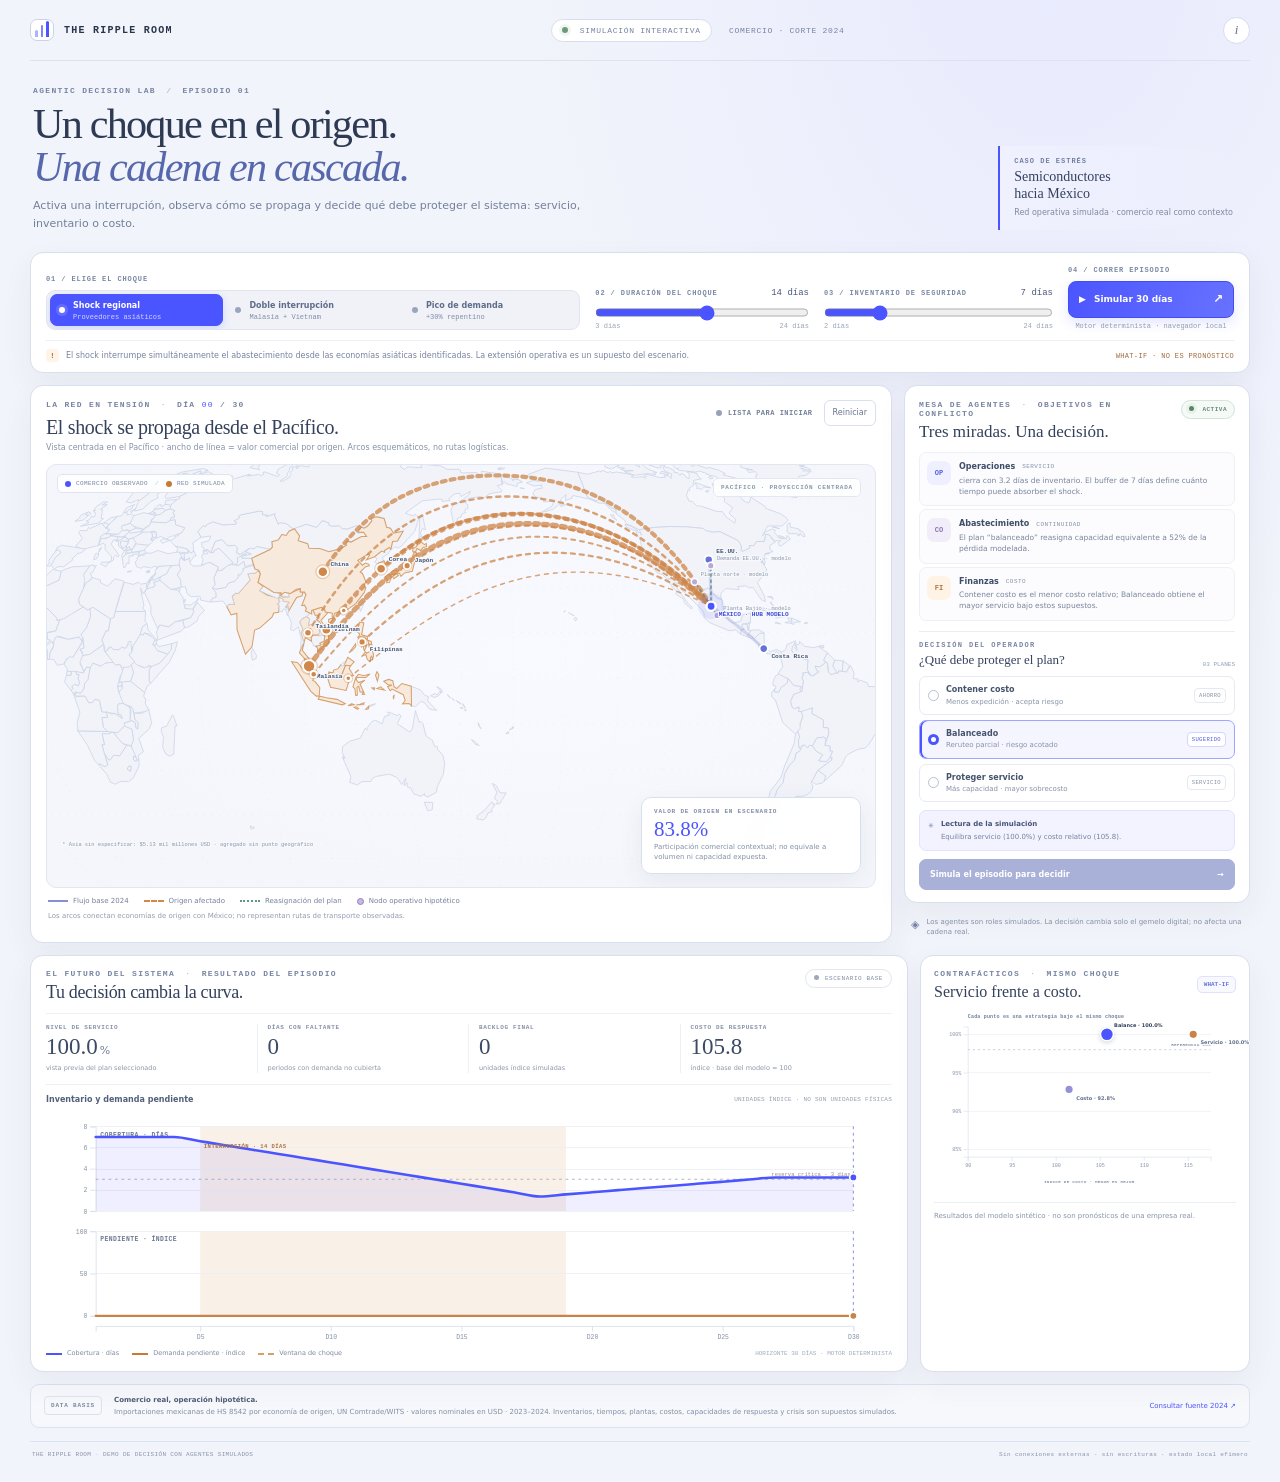
<file: source/index.html>
<!doctype html>
<html lang="es">
<head>
  <meta charset="utf-8"><meta name="viewport" content="width=device-width, initial-scale=1">
  <meta name="theme-color" content="#f2f4fb"><title>The Ripple Room · Crisis digital twin</title>
  <link rel="stylesheet" href="styles.css">
</head>
<body>
<div class="app-shell">
  <header class="topbar">
    <a class="brand" href="#top" aria-label="The Ripple Room inicio"><span class="brand-symbol"><i></i><i></i><i></i></span><span>THE RIPPLE ROOM</span></a>
    <div class="top-meta"><span class="demo-badge"><i></i> SIMULACIÓN INTERACTIVA</span><span class="cut">COMERCIO · CORTE 2024</span></div>
    <button class="icon-pill" id="about-button" title="Acerca del modelo" aria-label="Acerca del modelo">i</button>
  </header>
  <main id="top">
    <section class="intro-row">
      <div><p class="eyebrow">AGENTIC DECISION LAB <span> / </span> EPISODIO 01</p><h1>Un choque en el origen.<br><em>Una cadena en cascada.</em></h1><p class="intro-copy">Activa una interrupción, observa cómo se propaga y decide qué debe proteger el sistema: servicio, inventario o costo.</p></div>
      <div class="episode-stamp"><span class="stamp-label">CASO DE ESTRÉS</span><strong>Semiconductores<br>hacia México</strong><small>Red operativa simulada · comercio real como contexto</small></div>
    </section>

    <section class="crisis-toolbar panel" aria-label="Configuración de la crisis">
      <div class="toolbar-main">
        <div class="control-block scenario-control"><span class="control-label">01 / ELIGE EL CHOQUE</span>
          <div class="scenario-tabs" role="tablist" aria-label="Escenario de crisis">
            <button class="scenario-tab active" role="tab" aria-selected="true" data-scenario="asia"><span class="tab-pip"></span><span><b>Shock regional</b><small>Proveedores asiáticos</small></span></button>
            <button class="scenario-tab" role="tab" aria-selected="false" data-scenario="malaysia_vietnam"><span class="tab-pip"></span><span><b>Doble interrupción</b><small>Malasia + Vietnam</small></span></button>
            <button class="scenario-tab" role="tab" aria-selected="false" data-scenario="demand"><span class="tab-pip"></span><span><b>Pico de demanda</b><small>+30% repentino</small></span></button>
          </div>
        </div>
        <div class="control-block range-control"><label class="control-label" for="duration-slider">02 / DURACIÓN DEL CHOQUE <strong id="duration-label">14 días</strong></label><input id="duration-slider" type="range" min="3" max="24" value="14"><div class="range-ends"><span>3 días</span><span>24 días</span></div></div>
        <div class="control-block range-control inventory-control"><label class="control-label" for="stock-slider">03 / INVENTARIO DE SEGURIDAD <strong id="stock-label">7 días</strong></label><input id="stock-slider" type="range" min="2" max="24" value="7"><div class="range-ends"><span>2 días</span><span>24 días</span></div></div>
        <div class="run-control"><span class="control-label">04 / CORRER EPISODIO</span><button class="run-button" id="run-button"><span class="run-icon">▶</span><span id="run-label">Simular 30 días</span><span class="arrow">↗</span></button><small id="engine-state">Motor local · sin conexión externa</small></div>
      </div>
      <div class="scenario-caption"><span class="alert-mark">!</span><span id="scenario-caption">El shock interrumpe simultáneamente el abastecimiento desde las economías asiáticas identificadas. La extensión operativa es un supuesto del escenario.</span><span class="synthetic-label">WHAT-IF · NO ES PRONÓSTICO</span></div>
    </section>

    <section class="stage-grid">
      <article class="panel map-panel">
        <header class="panel-head map-head"><div><p class="eyebrow">LA RED EN TENSIÓN <span>·</span> DÍA <b id="day-readout">00</b> / 30</p><h2 id="map-title">El origen del shock y su propagación.</h2><p class="panel-sub">Vista centrada en el Pacífico · ancho de línea = valor comercial por origen. Arcos esquemáticos, no rutas logísticas.</p></div><div class="map-actions"><span class="map-status"><i id="status-dot"></i><span id="status-label">LISTA PARA INICIAR</span></span><button class="reset-button" id="reset-button">Reiniciar</button></div></header>
        <div class="map-frame"><svg id="world-map" viewBox="0 0 1080 470" role="img" aria-label="Mapa centrado en el Pacífico con economías de origen comercial y nodos empresariales hipotéticos"></svg><div id="map-tooltip" class="map-tooltip" hidden></div><div class="map-overlay-tag"><span class="legend-dot real"></span>COMERCIO OBSERVADO <span class="legend-sep">/</span><span class="legend-dot synthetic"></span>RED SIMULADA</div><div class="map-insight" aria-live="polite"><span id="map-insight-title">VALOR DE ORIGEN EN ESCENARIO</span><strong id="map-insight-value">—</strong><small id="map-insight-note">Valor comercial contextual; no mide volumen ni capacidad.</small></div><div class="map-scale">PACÍFICO · PROYECCIÓN CENTRADA</div></div>
        <div class="map-footer"><div class="map-legend"><span><i class="legend-line base"></i> Flujo base 2024</span><span><i class="legend-line affected"></i> Origen afectado</span><span><i class="legend-line alternate"></i> Reasignación del plan</span><span><i class="legend-node"></i> Nodo operativo hipotético</span></div><div class="map-note">Los arcos conectan economías de origen con México; no representan rutas de transporte observadas.</div></div>
      </article>
      <aside class="decision-column">
        <article class="panel agents-panel"><header class="panel-head compact-head"><div><p class="eyebrow">MESA DE AGENTES <span>·</span> OBJETIVOS EN CONFLICTO</p><h2>Tres miradas. Una decisión.</h2></div><span class="agent-live"><i></i> ACTIVA</span></header>
          <div class="agent-list">
            <div class="agent-card ops"><span class="agent-avatar">OP</span><div><div class="agent-title"><b>Operaciones</b><span class="agent-focus">SERVICIO</span></div><p id="ops-message">Protege inventario crítico antes de que aparezca demanda no atendida.</p></div></div>
            <div class="agent-card procurement"><span class="agent-avatar">CO</span><div><div class="agent-title"><b>Abastecimiento</b><span class="agent-focus">CONTINUIDAD</span></div><p id="proc-message">Activa capacidad alterna y prepara una reasignación temporal de origen.</p></div></div>
            <div class="agent-card finance"><span class="agent-avatar">FI</span><div><div class="agent-title"><b>Finanzas</b><span class="agent-focus">COSTO</span></div><p id="finance-message">Compara el sobrecosto de respuesta con el costo operativo de perder servicio.</p></div></div>
          </div>
          <div class="decision-divider"></div>
          <div class="plan-heading"><div><p class="eyebrow">DECISIÓN DEL OPERADOR</p><h3>¿Qué debe proteger el plan?</h3></div><span class="plan-count">03 PLANES</span></div>
          <div class="plan-options" role="radiogroup" aria-label="Estrategia de respuesta">
            <button class="plan-option" role="radio" aria-checked="false" data-plan="lean"><span class="plan-radio"></span><span class="plan-text"><b>Contener costo</b><small>Menos expedición · acepta riesgo</small></span><span class="plan-pill">AHORRO</span></button>
            <button class="plan-option active" role="radio" aria-checked="true" data-plan="balanced"><span class="plan-radio"></span><span class="plan-text"><b>Balanceado</b><small>Reruteo parcial · riesgo acotado</small></span><span class="plan-pill recommended">SUGERIDO</span></button>
            <button class="plan-option" role="radio" aria-checked="false" data-plan="continuity"><span class="plan-radio"></span><span class="plan-text"><b>Proteger servicio</b><small>Más capacidad · mayor sobrecosto</small></span><span class="plan-pill">SERVICIO</span></button>
          </div>
          <div class="agent-verdict" id="agent-verdict"><span class="verdict-icon">✳</span><p><b>Lectura de la simulación</b><span>El plan balanceado absorbe parte del shock con inventario y capacidad alterna.</span></p></div>
          <button class="decision-button" id="decision-button" disabled><span>Aplicar este plan al episodio</span><span>→</span></button>
        </article>
        <div class="decision-footnote"><span class="shield">◈</span><span>Los agentes son roles simulados. La decisión cambia solo el gemelo digital; no afecta una cadena real.</span></div>
      </aside>
    </section>

    <section class="outcome-row" aria-label="Resultado de la simulación">
      <article class="panel outcome-panel"><header class="outcome-heading"><div><p class="eyebrow">EL FUTURO DEL SISTEMA <span>·</span> RESULTADO DEL EPISODIO</p><h2>Tu decisión cambia la curva.</h2></div><div class="outcome-badge"><i></i><span id="outcome-status">ESCENARIO BASE</span></div></header>
        <div class="metric-row">
          <div class="metric"><span>NIVEL DE SERVICIO</span><strong id="service-value">100<span>%</span></strong><small id="service-caption">demanda atendida en el horizonte</small></div>
          <div class="metric"><span>DÍAS CON FALTANTE</span><strong id="shortage-value">0</strong><small>periodos con demanda no cubierta</small></div>
          <div class="metric"><span>BACKLOG FINAL</span><strong id="backlog-value">0</strong><small>unidades índice simuladas</small></div>
          <div class="metric"><span>COSTO DE RESPUESTA</span><strong id="cost-value">100</strong><small>índice · base del modelo = 100</small></div>
        </div>
        <div class="chart-layout"><div class="chart-title"><b>Inventario y demanda pendiente</b><span>UNIDADES ÍNDICE · NO SON UNIDADES FÍSICAS</span></div><svg id="timeline-chart" viewBox="0 0 920 264" role="img" aria-label="Dos series alineadas: cobertura de inventario y demanda pendiente durante 30 días"></svg><div class="chart-legend"><span><i class="stock-line"></i>Cobertura · días</span><span><i class="backlog-line"></i>Demanda pendiente · índice</span><span><i class="shock-band"></i>Ventana de choque</span><span class="horizon-label">HORIZONTE 30 DÍAS · MOTOR DETERMINISTA</span></div></div>
      </article>
      <article class="panel comparison-panel"><header class="panel-head compact-head"><div><p class="eyebrow">CONTRAFÁCTICOS <span>·</span> MISMO CHOQUE</p><h2>Servicio frente a costo.</h2></div><span class="model-tag">WHAT-IF</span></header><svg id="compare-chart" class="compare-chart" viewBox="0 0 420 250" role="img" aria-label="Trade-off de los tres planes: nivel de servicio frente a costo de respuesta"></svg><div class="compare-note">Resultados del modelo sintético · no son pronósticos de una empresa real.</div></article>
    </section>
    <section class="source-strip"><div class="source-mark">DATA BASIS</div><div class="source-copy"><b>Comercio real, operación hipotética.</b><span>Importaciones mexicanas de HS 8542 por economía de origen, UN Comtrade/WITS · valores nominales en USD · 2023–2024. Inventarios, tiempos, plantas, costos, capacidades de respuesta y crisis son supuestos simulados.</span></div><a href="https://wits.worldbank.org/trade/comtrade/en/country/MEX/year/2024/tradeflow/Imports/partner/ALL/product/8542" target="_blank" rel="noreferrer">Consultar fuente 2024 ↗</a></section>
    <footer><span>THE RIPPLE ROOM <i>·</i> DEMO DE DECISIÓN CON AGENTES SIMULADOS</span><span>Sin conexiones externas · sin escrituras · estado local efímero</span></footer>
  </main>
</div>
<div class="modal-backdrop" id="about-modal" hidden><section class="about-modal" role="dialog" aria-modal="true" aria-labelledby="about-title"><button class="modal-close" id="modal-close" aria-label="Cerrar">×</button><p class="eyebrow">NOTA DE MÉTODO</p><h2 id="about-title">Qué es real y qué es una simulación.</h2><p>Los flujos comerciales por economía de origen provienen de UN Comtrade y se presentan mediante WITS. Son valores agregados, no cantidades físicas ni proveedores de una compañía. La red interna, sus inventarios y capacidad, los agentes y el choque son elementos sintéticos del gemelo digital.</p><p>El motor es determinista: los mismos parámetros producen el mismo resultado. Los “agentes” representan objetivos de Operaciones, Abastecimiento y Finanzas; sus mensajes se generan con reglas del prototipo y no con un LLM conectado.</p><button class="modal-okay" id="modal-okay">Entendido</button></section></div>
<div id="toast" class="toast" role="status" aria-live="polite"></div>
<script src="vendor/d3.min.js"></script><script src="app.js"></script>
</body></html>
</file>
<file: source/styles.css>
:root{--bg:#f2f4fb;--paper:#fff;--paper-soft:#f8f9fd;--ink:#28344a;--ink-2:#40506b;--muted:#71809a;--faint:#95a1b6;--line:#d8dfed;--line-2:#e8ebf3;--indigo:#4b55ff;--indigo-2:#6d76ff;--lav:#9586bd;--lav-soft:#efedfa;--orange:#c77935;--orange-2:#e5a55f;--green:#4b806a;--green-soft:#e8f1eb;--blue:#6b85cf;--shadow:0 12px 32px rgba(39,53,79,.055);--serif:Georgia,'Times New Roman',serif;--sans:Inter,ui-sans-serif,system-ui,sans-serif;--mono:ui-monospace,Consolas,'Courier New',monospace}
*{box-sizing:border-box}html{min-width:320px;background:var(--bg);color:var(--ink);font:13px/1.45 var(--sans)}body{margin:0;background:radial-gradient(ellipse at 82% -5%,#e8eafe 0,transparent 36%),var(--bg)}button,input{font:inherit}button{color:inherit}.app-shell{max-width:1720px;margin:auto;padding:0 30px 24px}.topbar{height:61px;display:flex;align-items:center;justify-content:space-between;border-bottom:1px solid #dce2ee}.brand{display:flex;align-items:center;gap:10px;text-decoration:none;color:var(--ink);font:700 10px var(--mono);letter-spacing:1.25px}.brand-symbol{position:relative;width:24px;height:22px;display:flex;align-items:end;gap:3px;padding:3px 4px;border:1px solid #cbd3e7;border-radius:7px;background:#fff;overflow:hidden}.brand-symbol i{display:block;width:4px;border-radius:4px 4px 1px 1px;background:var(--indigo)}.brand-symbol i:nth-child(1){height:7px;opacity:.45}.brand-symbol i:nth-child(2){height:12px;opacity:.72}.brand-symbol i:nth-child(3){height:16px}.top-meta{display:flex;align-items:center;gap:17px}.demo-badge,.cut{font:500 8px var(--mono);letter-spacing:.7px;color:#7583a0}.demo-badge{border:1px solid #d7deed;background:#fff;border-radius:99px;padding:6px 10px}.demo-badge i,.agent-live i,.outcome-badge i{width:6px;height:6px;border-radius:50%;background:#6c9b7a;display:inline-block;margin-right:6px;box-shadow:0 0 0 3px #6c9b7a18}.icon-pill{width:27px;height:27px;border:1px solid #d5dced;border-radius:50%;background:#fff;color:#64728e;font:italic 13px var(--serif);cursor:pointer}.intro-row{display:flex;align-items:end;justify-content:space-between;padding:25px 3px 19px;gap:20px}.eyebrow{margin:0 0 7px;font:600 8px var(--mono);letter-spacing:1.35px;color:#7785a2}.eyebrow span{color:#b1bbcc;margin:0 4px}.eyebrow b{color:var(--indigo);font-weight:500}.intro-row h1{font:500 clamp(32px,3.3vw,47px)/1.02 var(--serif);letter-spacing:-1.8px;margin:0;color:#2e3a53}.intro-row h1 em{font-weight:400;color:#5667ac}.intro-copy{font-size:11px;color:var(--muted);max-width:560px;line-height:1.65;margin:9px 0 0}.episode-stamp{min-width:220px;padding:11px 14px 12px;border-left:2px solid var(--indigo);background:linear-gradient(90deg,#f0f1ff,transparent);margin-bottom:3px}.stamp-label{font:600 7px var(--mono);letter-spacing:1px;color:#7380a0;display:block;margin-bottom:3px}.episode-stamp strong{font:500 14px/1.22 var(--serif);display:block;color:#34415d}.episode-stamp small{display:block;color:#7f8aa2;font-size:8px;margin-top:5px}.panel{background:var(--paper);border:1px solid var(--line);border-radius:13px;box-shadow:var(--shadow)}.crisis-toolbar{padding:13px 15px 10px;margin-bottom:12px}.toolbar-main{display:grid;grid-template-columns:minmax(420px,1.75fr) minmax(170px,.7fr) minmax(170px,.75fr) 166px;gap:15px;align-items:end}.control-label{display:flex;justify-content:space-between;align-items:center;font:600 7px var(--mono);letter-spacing:.9px;color:#7a88a3;margin-bottom:7px}.control-label strong{font:500 9px var(--mono);letter-spacing:0;color:#495878}.scenario-tabs{height:40px;display:flex;align-items:center;gap:3px;padding:3px;background:#f0f2f8;border:1px solid #e0e5f0;border-radius:9px;overflow-x:auto;scrollbar-width:none}.scenario-tabs::-webkit-scrollbar{display:none}.scenario-tab{height:32px;min-width:130px;flex:1;display:flex;align-items:center;gap:8px;padding:4px 8px;text-align:left;border:1px solid transparent;border-radius:7px;background:transparent;color:#5e6d89;cursor:pointer;transition:.18s;white-space:nowrap}.scenario-tab:hover{background:#e9ecf7}.scenario-tab.active{background:var(--indigo);border-color:var(--indigo);color:#fff;box-shadow:0 3px 9px #4b55ff2c}.scenario-tab b,.scenario-tab small{display:block}.scenario-tab b{font-size:8px;font-weight:700}.scenario-tab small{font:7px var(--mono);opacity:.76;margin-top:1px}.tab-pip{width:6px;height:6px;flex:0 0 6px;border-radius:50%;background:#9aa6bf}.scenario-tab.active .tab-pip{background:#fff;box-shadow:0 0 0 3px #ffffff24}.range-control input{display:block;width:100%;height:15px;margin:5px 0 2px;accent-color:var(--indigo);cursor:pointer}.range-ends{display:flex;justify-content:space-between;color:#9aa5b8;font:7px var(--mono)}.run-button{width:100%;height:37px;border:1px solid #414cf3;border-radius:8px;background:linear-gradient(110deg,#4b55ff,#6872ff);color:#fff;display:flex;align-items:center;gap:8px;padding:0 10px;font-size:9px;font-weight:700;cursor:pointer;box-shadow:0 5px 12px #4b55ff26;transition:.18s}.run-button:hover{transform:translateY(-1px);box-shadow:0 8px 16px #4b55ff30}.run-button:disabled{opacity:.72;cursor:progress;transform:none}.run-icon{font-size:9px}.run-button .arrow{margin-left:auto;font-size:12px}.run-control>small{display:block;margin-top:4px;color:#929db1;font:7px var(--mono);text-align:center}.scenario-caption{display:flex;align-items:center;gap:7px;border-top:1px solid #eceff5;margin-top:10px;padding-top:8px;color:#77849d;font-size:8px}.alert-mark{height:13px;width:13px;display:grid;place-items:center;border-radius:4px;background:#fff4e8;color:#b97439;font:700 8px var(--mono);flex:0 0 13px}.synthetic-label{margin-left:auto;color:#a06a3d;font:500 7px var(--mono);letter-spacing:.35px;white-space:nowrap}.stage-grid{display:grid;grid-template-columns:minmax(0,1fr) 346px;gap:12px;align-items:stretch}.map-panel{padding:14px 15px 10px;min-width:0}.panel-head{display:flex;align-items:start;justify-content:space-between;gap:12px}.map-head h2,.outcome-heading h2{font:500 20px/1.1 var(--serif);letter-spacing:-.35px;margin:0;color:#34415b}.panel-sub{font-size:8px;color:#8793a9;margin:4px 0 0}.map-actions{display:flex;align-items:center;gap:11px}.map-status{display:flex;align-items:center;gap:6px;color:#73809a;font:600 7px var(--mono);letter-spacing:.5px;white-space:nowrap}.map-status i{width:6px;height:6px;border-radius:50%;background:#97a2b6}.map-status.running i{background:var(--orange);box-shadow:0 0 0 4px #c7793517;animation:pulse 1s infinite}.map-status.complete i{background:#56856f;box-shadow:0 0 0 4px #56856f18}.reset-button{border:1px solid #d9dfec;background:#fff;border-radius:6px;padding:6px 8px;color:#66758f;font-size:8px;cursor:pointer}.reset-button:hover{border-color:#aeb9d1;background:#fafbff}.map-frame{height:424px;position:relative;margin-top:10px;border:1px solid #e1e6f0;border-radius:10px;overflow:hidden;background:radial-gradient(ellipse at 59% 45%,#f9faff,#f4f6fb 72%)}#world-map{width:100%;height:100%;display:block}.map-overlay-tag{position:absolute;top:9px;left:10px;display:flex;align-items:center;gap:5px;padding:5px 7px;border:1px solid #dfe4ef;border-radius:5px;background:#ffffffd9;backdrop-filter:blur(6px);font:500 6px var(--mono);letter-spacing:.4px;color:#74829b}.legend-dot{height:6px;width:6px;display:inline-block;border-radius:50%}.legend-dot.real{background:var(--indigo)}.legend-dot.synthetic{background:var(--orange)}.legend-sep{margin:0 2px;color:#bac2d0}.map-tooltip{position:absolute;z-index:4;min-width:170px;max-width:220px;padding:9px 10px;border:1px solid #d8deeb;border-radius:8px;background:#fff;box-shadow:0 10px 26px #28344a20;color:#394762;pointer-events:none}.map-tooltip b{display:block;font:600 10px var(--sans);margin-bottom:3px}.map-tooltip span{display:block;font:8px/1.55 var(--mono);color:#73809a}.map-tooltip strong{color:var(--indigo)}.map-footer{padding:8px 2px 0}.map-legend{display:flex;align-items:center;gap:15px;flex-wrap:wrap;color:#73809a;font-size:7px}.map-legend span{display:flex;align-items:center;gap:5px}.legend-line{width:20px;height:0;border-top:2px solid #8b93dc}.legend-line.affected{border-color:#d38749;border-top-style:dashed}.legend-line.alternate{border-color:#5e9a7e;border-top-style:dotted}.legend-line.base{border-color:#888ed2}.legend-node{width:7px;height:7px;border-radius:50%;background:#c6b9e2;border:1px solid #9281b6}.map-note{margin-top:6px;color:#929db0;font-size:7px;line-height:1.4}.decision-column{display:flex;flex-direction:column;gap:9px;min-width:0}.agents-panel{padding:14px 14px 12px;flex:1}.compact-head h2{font:500 17px/1.1 var(--serif);margin:0;color:#34415b}.compact-head .eyebrow{margin-bottom:5px}.agent-live{font:600 6px var(--mono);letter-spacing:.5px;color:#678a74;border:1px solid #d4e4d9;background:#f5faf6;border-radius:20px;padding:5px 7px;white-space:nowrap}.agent-live i{width:5px;height:5px;background:#58856c;margin-right:4px}.agent-list{display:grid;gap:3px;margin-top:10px}.agent-card{display:flex;align-items:flex-start;gap:8px;padding:8px 7px;border:1px solid #edf0f5;border-radius:7px;background:#fcfcfe}.agent-avatar{width:24px;height:24px;border-radius:7px;display:grid;place-items:center;font:700 7px var(--mono);flex:0 0 24px}.ops .agent-avatar{background:#eef0ff;color:#5861db}.procurement .agent-avatar{background:#f2eef9;color:#8877b0}.finance .agent-avatar{background:#fff3e6;color:#ad733c}.agent-title{display:flex;align-items:center;gap:7px}.agent-title b{font-size:8px;color:#3f4d67}.agent-focus{font:500 6px var(--mono);letter-spacing:.45px;color:#8290a8}.agent-card p{margin:3px 0 0;color:#79869c;font-size:7.5px;line-height:1.45}.decision-divider{height:1px;background:#e9edf4;margin:10px 0 9px}.plan-heading{display:flex;justify-content:space-between;align-items:end}.plan-heading .eyebrow{font-size:7px;margin:0 0 3px}.plan-heading h3{font:500 13px var(--serif);margin:0;color:#34415b}.plan-count{font:6px var(--mono);color:#909bb0}.plan-options{display:grid;gap:5px;margin-top:8px}.plan-option{display:flex;align-items:center;gap:7px;padding:7px 8px;border:1px solid #e7eaf2;background:#fff;border-radius:7px;text-align:left;cursor:pointer;transition:.16s}.plan-option:hover{border-color:#c7cefa;background:#fafaff}.plan-option.active{border-color:#9ea6ff;background:#f5f5ff;box-shadow:inset 2px 0 var(--indigo)}.plan-radio{height:11px;width:11px;border:1px solid #b7c1d2;border-radius:50%;display:grid;place-items:center;flex:0 0 11px}.plan-option.active .plan-radio{border:3px solid var(--indigo);background:#fff}.plan-text{min-width:0}.plan-text b,.plan-text small{display:block}.plan-text b{color:#45536c;font-size:8px}.plan-text small{color:#8793a7;font-size:7px;margin-top:1px}.plan-pill{margin-left:auto;font:500 5.5px var(--mono);letter-spacing:.35px;color:#8490a6;border:1px solid #e4e8f0;border-radius:4px;padding:3px 4px;white-space:nowrap}.plan-pill.recommended{color:#505bdf;border-color:#d2d5ff;background:#fff}.agent-verdict{display:flex;gap:7px;padding:8px;margin-top:8px;border-radius:7px;background:#f2f3ff;border:1px solid #e1e3ff}.verdict-icon{font-size:13px;color:var(--indigo);line-height:1}.agent-verdict p{margin:0;min-width:0}.agent-verdict b,.agent-verdict span{display:block}.agent-verdict b{font-size:7px;color:#485577}.agent-verdict span{font-size:7px;color:#7682a0;line-height:1.45;margin-top:2px}.decision-button{width:100%;display:flex;justify-content:space-between;align-items:center;margin-top:8px;padding:9px 10px;border:1px solid #c9ceff;border-radius:7px;background:var(--indigo);color:#fff;font-size:8px;font-weight:700;cursor:pointer;box-shadow:0 4px 11px #4b55ff20}.decision-button:disabled{background:#aab1d8;border-color:#aab1d8;box-shadow:none;cursor:not-allowed}.decision-button:not(:disabled):hover{background:#3e48ef}.decision-footnote{display:flex;gap:7px;align-items:flex-start;padding:5px 7px;color:#8490a5;font-size:7px;line-height:1.45}.shield{font-size:11px;color:#7282a4}.outcome-row{display:grid;grid-template-columns:minmax(0,1fr) 330px;gap:12px;margin-top:12px}.outcome-panel{padding:13px 15px 12px;min-width:0}.outcome-heading{display:flex;align-items:start;justify-content:space-between}.outcome-heading .eyebrow{margin-bottom:5px}.outcome-heading h2{font-size:18px}.outcome-badge{border:1px solid #e2e6ef;border-radius:99px;padding:5px 8px;color:#7d8aa1;font:500 6px var(--mono);letter-spacing:.55px}.outcome-badge i{width:5px;height:5px;background:#9ca8bb;box-shadow:none}.outcome-badge.active{color:#4b60a7;border-color:#d7dcff;background:#f7f7ff}.outcome-badge.active i{background:var(--indigo);box-shadow:0 0 0 3px #4b55ff18}.metric-row{display:grid;grid-template-columns:repeat(4,1fr);margin-top:11px;padding:10px 0 11px;border-top:1px solid #edf0f5;border-bottom:1px solid #edf0f5}.metric{padding:0 10px;border-right:1px solid #edf0f5}.metric:first-child{padding-left:0}.metric:last-child{border:0}.metric>span{display:block;font:600 6px var(--mono);letter-spacing:.65px;color:#8591a7}.metric strong{display:block;color:#3b4a65;font:500 23px/1.08 var(--serif);margin:4px 0}.metric strong span{font:500 11px var(--sans);margin-left:2px;color:#73809a}.metric small{display:block;color:#8c97aa;font-size:6.5px;line-height:1.35}.chart-layout{margin-top:9px}.chart-title{display:flex;justify-content:space-between;align-items:center}.chart-title b{font-size:8px;color:#52607b}.chart-title span{font:6px var(--mono);color:#929db0;letter-spacing:.25px}#timeline-chart{width:100%;height:auto;display:block;margin-top:2px;overflow:visible}.chart-legend{display:flex;align-items:center;gap:13px;flex-wrap:wrap;color:#7e8aa1;font-size:6.5px;margin-top:-1px}.chart-legend span{display:flex;align-items:center;gap:5px}.stock-line,.backlog-line,.shock-band{width:16px;height:0;border-top:2px solid var(--indigo)}.backlog-line{border-color:var(--orange)}.shock-band{border-color:#d6a06b;border-top-style:dashed}.horizon-label{margin-left:auto!important;font:6px var(--mono);color:#a0aabd}.comparison-panel{padding:13px 13px 11px}.comparison-panel .compact-head{align-items:center}.comparison-panel h2{font-size:16px}.model-tag{font:600 6px var(--mono);color:#6874d8;border:1px solid #dfe1ff;border-radius:5px;background:#f8f8ff;padding:4px 6px}.compare-chart{display:grid;gap:12px;margin-top:15px}.compare-row{display:grid;grid-template-columns:78px 1fr 60px;align-items:center;gap:7px}.compare-name{color:#64718b;font-size:7px}.compare-track{position:relative;height:8px;border-radius:8px;background:#f0f2f7;overflow:hidden}.compare-fill{height:100%;border-radius:8px;background:linear-gradient(90deg,#9690d9,#6570ee);transition:width .4s}.compare-row.selected .compare-fill{background:linear-gradient(90deg,#8d83c2,#4b55ff)}.compare-score{font:500 7px var(--mono);color:#586681;text-align:right}.compare-cost{grid-column:2/4;display:flex;align-items:center;gap:6px;margin-top:-5px;color:#929db0;font:6px var(--mono)}.cost-dot{height:4px;width:4px;border-radius:50%;background:#d29a5f}.compare-note{border-top:1px solid #ebeff5;margin-top:14px;padding-top:8px;color:#8994a8;font-size:7px;line-height:1.45}.source-strip{display:flex;align-items:center;gap:12px;margin-top:12px;padding:10px 13px;border:1px solid #dce2ef;border-radius:9px;background:#f7f8fc}.source-mark{font:600 6px var(--mono);letter-spacing:.8px;color:#7a87a1;border:1px solid #dce1ec;border-radius:4px;padding:5px 6px;white-space:nowrap}.source-copy{display:grid;gap:2px;min-width:0}.source-copy b{font-size:7px;color:#4c5b75}.source-copy span{font-size:7px;line-height:1.45;color:#828ea4}.source-strip>a{margin-left:auto;color:var(--indigo);font-size:7px;text-decoration:none;white-space:nowrap}.source-strip>a:hover{text-decoration:underline}footer{display:flex;justify-content:space-between;margin-top:13px;padding:9px 2px 0;border-top:1px solid #dce2ee;color:#8793a8;font:6px var(--mono);letter-spacing:.35px}footer i{color:#b0bbcd;font-style:normal}.modal-backdrop{position:fixed;inset:0;z-index:20;display:grid;place-items:center;padding:20px;background:#29355068;backdrop-filter:blur(5px)}.modal-backdrop[hidden]{display:none}.about-modal{position:relative;width:min(470px,100%);padding:25px;border:1px solid #d8dfed;border-radius:14px;background:#fff;box-shadow:0 25px 75px #24304a35}.modal-close{position:absolute;right:13px;top:11px;border:0;background:transparent;color:#71809a;font-size:22px;cursor:pointer}.about-modal h2{font:500 23px/1.1 var(--serif);color:#34415b;margin:0 0 12px}.about-modal p:not(.eyebrow){font-size:10px;line-height:1.65;color:#6d7b95}.modal-okay{border:0;border-radius:7px;padding:9px 13px;background:var(--indigo);color:#fff;font-size:9px;font-weight:700;cursor:pointer}.toast{position:fixed;bottom:20px;right:20px;background:#fff;border:1px solid #dbe1ee;border-radius:8px;padding:9px 12px;box-shadow:var(--shadow);color:#44526c;font-size:8px;opacity:0;transform:translateY(8px);transition:.2s;pointer-events:none;z-index:30}.toast.show{opacity:1;transform:translateY(0)}
/* D3 map and analytical marks */
.map-country{fill:#eceff6;stroke:#d0d8e7;stroke-width:.55;vector-effect:non-scaling-stroke}.map-country:hover{fill:#e5e9f4}.map-graticule{fill:none;stroke:#e2e7f0;stroke-width:.5;stroke-dasharray:2 5;vector-effect:non-scaling-stroke}.map-route{fill:none;stroke:#7c83cf;stroke-opacity:.42;stroke-linecap:round;vector-effect:non-scaling-stroke;transition:stroke-opacity .25s}.map-route.affected{stroke:#cf874b;stroke-opacity:.83;stroke-dasharray:5 5;animation:dash 1.3s linear infinite}.map-route.alternate{stroke:#599071;stroke-opacity:.85;stroke-dasharray:3 5;animation:dash 1.7s linear infinite}.map-node{stroke:#fff;stroke-width:1.6;cursor:pointer;vector-effect:non-scaling-stroke}.map-node.origin{fill:#6672d9}.map-node.origin.affected{fill:#cd8246}.map-node.model{fill:#b9a9d9;stroke:#fff}.map-node.mx-hub{fill:#4b55ff;stroke:#fff;stroke-width:2.4}.map-node-label{font:600 7px var(--mono);fill:#52617a;paint-order:stroke;stroke:#f7f8fc;stroke-width:2px;stroke-linejoin:round}.map-node-label.muted{font:500 6px var(--mono);fill:#8995a9}.map-callout{font:500 6px var(--mono);fill:#9a6b45}.map-anchor{fill:#4b55ff;opacity:.1}.map-route-glow{fill:none;stroke:#e0a66d;stroke-width:7;stroke-opacity:.12;filter:blur(2px)}.chart-axis path,.chart-axis line{stroke:#dce2ed}.chart-axis text{font:7px var(--mono);fill:#8490a5}.chart-grid line{stroke:#edf0f5;shape-rendering:crispEdges}.chart-grid path{display:none}.inventory-area{fill:#747af02a}.inventory-line{fill:none;stroke:#4b55ff;stroke-width:2.2}.backlog-area{fill:#d08a4f25}.backlog-line-d3{fill:none;stroke:#cb8042;stroke-width:1.7}.chart-shock{fill:#f5e7d7;opacity:.6}.chart-threshold{stroke:#a8b0c0;stroke-dasharray:3 4;stroke-width:1}.chart-label{font:7px var(--mono);fill:#8792a7}.chart-marker{fill:#fff;stroke:#4b55ff;stroke-width:2}.agent-connection{stroke:#d3d9e8;stroke-dasharray:2 4}.map-frame .map-tooltip{transition:left .04s,top .04s}@keyframes dash{to{stroke-dashoffset:-20}}@keyframes pulse{50%{box-shadow:0 0 0 7px #c7793508}}@media(max-width:1180px){.app-shell{padding:0 20px 20px}.toolbar-main{grid-template-columns:minmax(390px,1.6fr) minmax(145px,.7fr) minmax(145px,.7fr) 150px;gap:10px}.stage-grid{grid-template-columns:minmax(0,1fr) 315px}.map-frame{height:400px}.outcome-row{grid-template-columns:minmax(0,1fr) 300px}}@media(max-width:920px){.intro-row{align-items:start}.episode-stamp{min-width:180px}.toolbar-main{grid-template-columns:1fr 1fr}.scenario-control{grid-column:1/-1}.run-control{align-self:end}.stage-grid{grid-template-columns:1fr}.decision-column{display:grid;grid-template-columns:1fr}.agents-panel{max-width:none}.agent-list{grid-template-columns:repeat(3,1fr)}.agent-card{min-height:78px}.decision-footnote{grid-row:2}.map-frame{height:420px}.outcome-row{grid-template-columns:1fr}.comparison-panel{min-height:190px}.compare-chart{grid-template-columns:repeat(3,1fr);gap:15px}.compare-row{grid-template-columns:1fr}.compare-score{text-align:left}.compare-cost{grid-column:1;grid-row:3}.source-strip{align-items:flex-start}.source-strip>a{align-self:center}}@media(max-width:620px){.app-shell{padding:0 11px 17px}.topbar{height:52px}.brand{font-size:8px;letter-spacing:.8px}.top-meta{gap:6px}.demo-badge{font-size:6px;padding:5px 7px}.cut{display:none}.intro-row{display:block;padding:21px 2px 15px}.intro-row h1{font-size:35px;letter-spacing:-1.4px}.intro-copy{font-size:10px}.episode-stamp{margin-top:12px;min-width:0;padding:8px 11px}.episode-stamp strong{font-size:12px}.episode-stamp small{display:inline;margin-left:5px}.crisis-toolbar{padding:10px;margin-bottom:9px}.toolbar-main{grid-template-columns:1fr 1fr;gap:10px}.scenario-tabs{height:42px;overflow-x:auto}.scenario-tab{flex:0 0 136px;min-width:136px}.range-control .control-label{display:block;min-height:21px;line-height:1.35}.range-control .control-label strong{float:right}.run-control{grid-column:1/-1}.run-button{height:39px}.run-control>small{display:none}.scenario-caption{align-items:flex-start;font-size:7px;line-height:1.45}.synthetic-label{font-size:6px;margin-top:1px}.stage-grid{gap:9px}.map-panel{padding:11px 9px 8px}.map-head{display:block}.map-head h2{font-size:17px}.map-actions{justify-content:space-between;margin-top:7px}.map-frame{height:302px;margin-top:8px}.map-overlay-tag{font-size:5px;top:6px;left:6px}.map-legend{gap:8px;font-size:6px}.map-note{font-size:6px}.decision-column{gap:4px}.agents-panel{padding:11px 10px}.compact-head h2{font-size:16px}.agent-list{grid-template-columns:1fr;gap:3px}.agent-card{min-height:0;padding:7px}.agent-card p{font-size:7.5px}.outcome-row{margin-top:9px;gap:9px}.outcome-panel{padding:11px 10px}.outcome-heading h2{font-size:17px}.metric-row{grid-template-columns:repeat(2,1fr);row-gap:10px}.metric{padding:0 8px}.metric:nth-child(2){border-right:0}.metric:nth-child(3){padding-left:0}.metric strong{font-size:21px}.chart-title span{font-size:5px}.chart-legend{gap:8px;font-size:6px}.horizon-label{margin-left:0!important}.comparison-panel{padding:11px 10px}.compare-chart{grid-template-columns:1fr;gap:11px;margin-top:12px}.compare-row{grid-template-columns:80px 1fr 48px}.compare-score{text-align:right}.compare-cost{grid-column:2/4;grid-row:auto;margin-top:-8px}.source-strip{display:grid;grid-template-columns:auto 1fr;gap:7px;padding:9px}.source-mark{grid-row:1}.source-copy{grid-column:2}.source-strip>a{grid-column:2;margin-left:0}.source-copy span{font-size:6.5px}footer{display:grid;gap:5px;font-size:5.5px}.map-node-label{font-size:6px}.map-note{line-height:1.3}}@media(prefers-reduced-motion:reduce){*,*::before,*::after{animation-duration:.01ms!important;animation-iteration-count:1!important;scroll-behavior:auto!important;transition-duration:.01ms!important}}
/* Map/chart refinement inspired by editorial flow maps and aligned small multiples. */
.map-country{fill:#f1f3f9;stroke:#cbd4e5;stroke-width:.78;vector-effect:non-scaling-stroke;transition:fill .25s,stroke .25s}.map-country.exposed{fill:#f7eadc;stroke:#d7a16e;stroke-width:1.05}.map-country:hover{fill:#e5e9f4}.map-graticule{stroke:#dfe5f0;stroke-width:.55;stroke-dasharray:1 7}.map-route{stroke:#777fd0;stroke-opacity:.54;stroke-linecap:round}.map-route.affected{stroke:#cf874b;stroke-opacity:.92;stroke-dasharray:4 5;animation:dash 1.6s linear infinite}.map-route.alternate{stroke:#668a87;stroke-dasharray:2 4}.map-node.origin{fill:#6672d9;stroke:#fff;stroke-width:1.8}.map-node.origin.affected{fill:#cf874b}.map-node-pulse{fill:#d58e52;fill-opacity:.13;stroke:#cb8246;stroke-opacity:.42;stroke-width:1;transform-box:fill-box;transform-origin:center;animation:originPulse 2.3s ease-out infinite}.map-node-label{font:600 8px var(--mono);fill:#445472;paint-order:stroke;stroke:#f7f8fc;stroke-width:3px;stroke-linejoin:round}.map-node-label.muted{font-size:7px}.hub-label{font-weight:700;fill:#3d49d9}.map-insight{position:absolute;right:14px;bottom:13px;z-index:2;display:grid;gap:3px;width:min(220px,42%);padding:10px 12px;border:1px solid #d9dfef;border-radius:10px;background:#ffffffed;box-shadow:0 8px 24px #34436512;backdrop-filter:blur(6px)}.map-insight span,.map-scale{font:600 6px var(--mono);letter-spacing:.8px;color:#7e8ca5}.map-insight strong{font:500 21px/1.05 var(--serif);color:#4b55ff}.map-insight small{font-size:7px;line-height:1.4;color:#8390a6}.map-scale{position:absolute;left:14px;bottom:13px;z-index:2;padding:5px 7px;border:1px solid #e2e7f1;border-radius:5px;background:#ffffffd9;color:#8a96aa}.lane-area{pointer-events:none}.cover-area{fill:#4b55ff17}.backlog-area{fill:#cb804216}.cover-line{fill:none;stroke:#4b55ff;stroke-width:2.8;stroke-linecap:round;stroke-linejoin:round}.backlog-line-d3{fill:none;stroke:#c98248;stroke-width:2.4;stroke-linecap:round;stroke-linejoin:round}.lane-label{font:600 7px var(--mono);letter-spacing:.45px;fill:#6c7992}.chart-phase{font:600 6px var(--mono);letter-spacing:.5px;fill:#a87345}.chart-threshold-label{font:6px var(--mono);fill:#9a8a7a}.day-cursor{stroke:#7c86db;stroke-width:1;stroke-dasharray:3 4}.cursor-dot{stroke:#fff;stroke-width:1.8}.cover-dot{fill:#4b55ff}.backlog-dot{fill:#c98248}.decision-grid line{stroke:#edf0f6}.decision-target{stroke:#b9c2d4;stroke-dasharray:3 4;stroke-width:1}.decision-target-label,.decision-axis-title{font:600 6px var(--mono);letter-spacing:.35px;fill:#8b97aa}.decision-insight{font:600 7px var(--mono);letter-spacing:.25px;fill:#72809a}.decision-point{cursor:pointer;outline:none}.decision-dot{stroke:#fff;stroke-width:2;transition:r .2s,filter .2s}.decision-point:hover .decision-dot,.decision-point:focus .decision-dot,.decision-point.selected .decision-dot{r:9;filter:drop-shadow(0 2px 3px #38476a38)}.decision-point-label{font:600 7px var(--sans);fill:#63708a;paint-order:stroke;stroke:#fff;stroke-width:3px;stroke-linejoin:round}.decision-point.selected .decision-point-label{fill:#33415d}.map-note{max-width:100%}@keyframes originPulse{0%{transform:scale(.7);opacity:.85}80%,100%{transform:scale(1.55);opacity:0}}
@media(max-width:620px){.map-insight{right:7px;bottom:7px;width:min(180px,50%);padding:7px 8px}.map-insight strong{font-size:17px}.map-insight small{font-size:6px}.map-scale{left:7px;bottom:7px;font-size:5px;padding:4px 5px}.map-node-label{font-size:7px}.decision-point-label{font-size:6px}.lane-label{font-size:6px}.chart-phase{font-size:5px}}
.compare-chart{display:block;width:100%;height:auto;overflow:visible;margin-top:8px}.map-scale{top:13px;right:14px;bottom:auto;left:auto}.map-insight{max-width:220px}
@media(max-width:620px){.map-scale{top:7px;right:7px;bottom:auto;left:auto}}
/* Foco visible coherente con el portafolio, también para los puntos SVG. */
button:focus-visible,a:focus-visible,input:focus-visible,.decision-point:focus-visible{outline:2px solid var(--indigo);outline-offset:3px}
input[type="range"]:focus-visible{outline-offset:4px}
.decision-point{outline:none;pointer-events:all}
.decision-point:focus-visible .decision-dot{stroke:#28344a;stroke-width:2.6;filter:drop-shadow(0 2px 5px #28344a55)}
#world-map g[role="button"]:focus-visible circle{stroke:#28344a;stroke-width:2.5}
</file>
